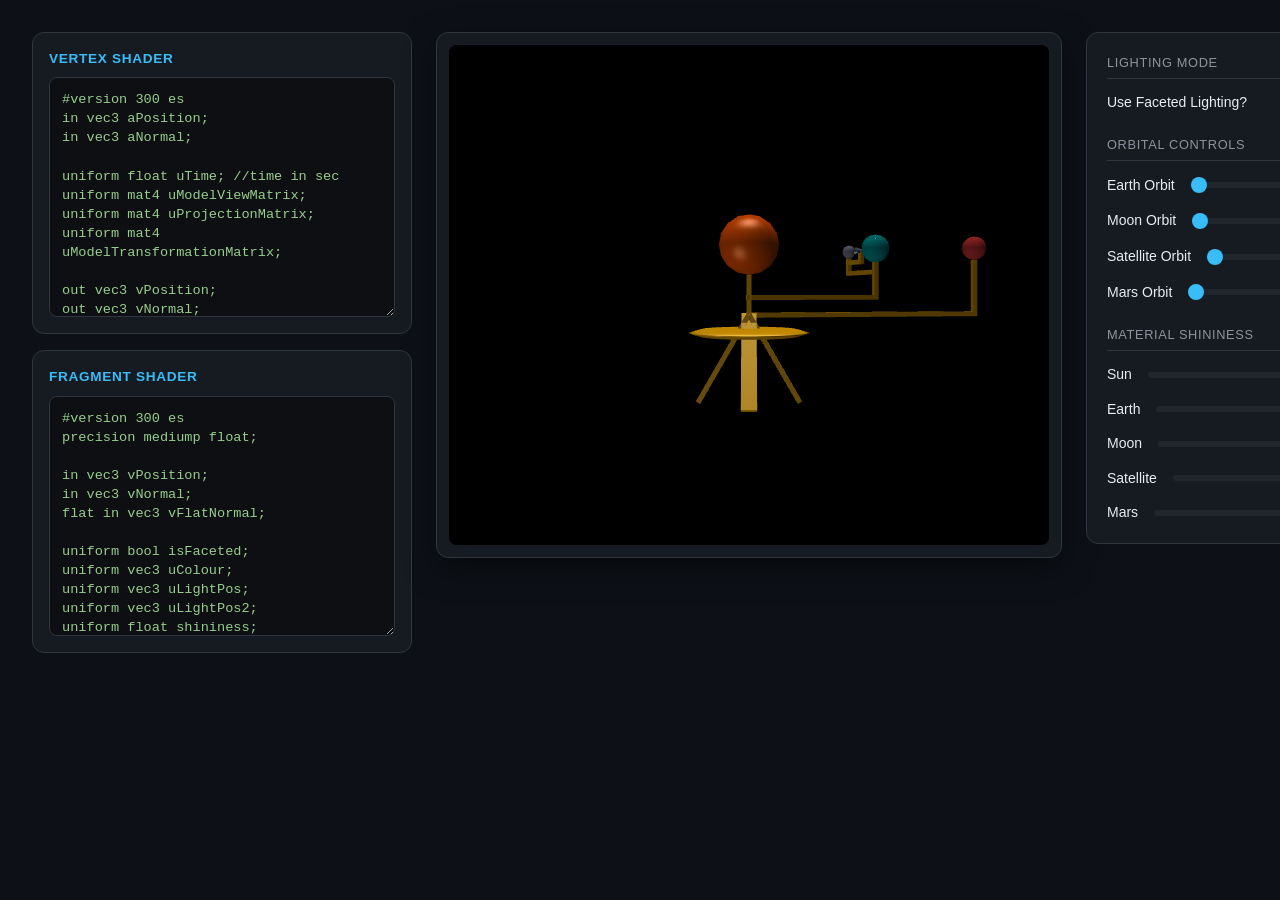
<file: graphics/hw5/hw5.html>
<!DOCTYPE html>
<html>

<head>
  <meta charset="utf-8">
  <title>CS512 HW5 - Orrery Model w/Lighting</title>
  <link rel="stylesheet" href="styles.css">
</head>

<div class="app-container">
  <!-- 1. Left Column: Shader Editors -->
  <div class="column-editors">
    <div class="editor-card">
      <b>Vertex Shader</b>
      <textarea id="vertEditor"></textarea>
    </div>
    <div class="editor-card">
      <b>Fragment Shader</b>
      <textarea id="fragEditor"></textarea>
    </div>
  </div>

  <!-- 2. Middle Column: Canvas Viewport -->
  <div class="column-viewer">
    <div class="canvas-card">
      <canvas id="glcanvas" width="600" height="500"></canvas>
    </div>
  </div>

  <!-- 3. Right Column: Controls Panel -->
  <div class="column-controls">
    <div class="options">
      <div class="options-group-title">Lighting Mode</div>
      <div class="control-row">
        <label for="isFaceted">Use Faceted Lighting?</label>
        <input type="checkbox" id="isFaceted" checked>
      </div>

      <div class="options-group-title">Orbital Controls</div>
      <div class="control-row">
        <label>Earth Orbit</label>
        <div class="slider-container">
          <input type="range" min="0" max="6.28" value="0" step="0.01" id="sunRotation">
        </div>
        <label><input type="checkbox" id="sunAnim" checked> Animate</label>
      </div>

      <div class="control-row">
        <label>Moon Orbit</label>
        <div class="slider-container">
          <input type="range" min="0" max="6.28" value="0" step="0.01" id="earthRotation">
        </div>
        <label><input type="checkbox" id="earthAnim" checked> Animate</label>
      </div>

      <div class="control-row">
        <label>Satellite Orbit</label>
        <div class="slider-container">
          <input type="range" min="0" max="6.28" value="0" step="0.01" id="moonRotation">
        </div>
        <label><input type="checkbox" id="moonAnim" checked> Animate</label>
      </div>

      <div class="control-row">
        <label>Mars Orbit</label>
        <div class="slider-container">
          <input type="range" min="0" max="6.28" value="0" step="0.01" id="marsRotation">
        </div>
        <label><input type="checkbox" id="marsAnim" checked> Animate</label>
      </div>

      <div class="options-group-title">Material Shininess</div>
      <div class="control-row">
        <label>Sun</label>
        <input type="range" min="0.1" max="1000" value="1000" step="0.01" id="sunShine">
      </div>
      <div class="control-row">
        <label>Earth</label>
        <input type="range" min="0.1" max="1000" value="1000" step="0.01" id="earthShine">
      </div>
      <div class="control-row">
        <label>Moon</label>
        <input type="range" min="0.1" max="1000" value="1000" step="0.01" id="moonShine">
      </div>
      <div class="control-row">
        <label>Satellite</label>
        <input type="range" min="0.1" max="1000" value="1000" step="0.01" id="satShine">
      </div>
      <div class="control-row">
        <label>Mars</label>
        <input type="range" min="0.1" max="1000" value="1000" step="0.01" id="marsShine">
      </div>
    </div>
  </div>
</div>

  <!-- Vertex shader -->
  <script id="vertex-shader" type="x-shader/x-vertex">#version 300 es
in vec3 aPosition;
in vec3 aNormal;

uniform float uTime; //time in sec
uniform mat4 uModelViewMatrix;
uniform mat4 uProjectionMatrix;
uniform mat4 uModelTransformationMatrix;

out vec3 vPosition;
out vec3 vNormal;
flat out vec3 vFlatNormal;

void main() {
  vec4 p = uModelViewMatrix * uModelTransformationMatrix * vec4(aPosition, 1.0);
  vPosition = p.xyz;
  vNormal = mat3(transpose(inverse(uModelViewMatrix * uModelTransformationMatrix))) * aNormal;
  vFlatNormal = vNormal;
  gl_Position = uProjectionMatrix * p;
}
</script>
  <!-- Fragment Shader -->
  <script id="fragment-shader" type="x-shader/x-fragment">#version 300 es
precision mediump float;

in vec3 vPosition;
in vec3 vNormal;
flat in vec3 vFlatNormal;

uniform bool isFaceted;
uniform vec3 uColour;
uniform vec3 uLightPos;
uniform vec3 uLightPos2;
uniform float shininess;

out vec4 fragColor;

void main() {
  vec3 Ka = 0.2 * uColour;
  vec3 Kd = 0.55 * uColour;
  vec3 Ks = vec3(0.35);
  vec3 Kd2 = 0.25 * uColour;
  vec3 Ks2 = vec3(0.15);

  vec3 N;
  if (isFaceted) {
    N = normalize(vFlatNormal);
  } else {
    N = normalize(vNormal);
  }
  vec3 L = normalize(uLightPos);
  vec3 V = normalize(-vPosition);
  vec3 R = reflect(-L, N);

  float diff = max(dot(N, L), 0.0);
  float spec = pow(max(dot(V, R), 0.0), shininess);

  vec3 L2 = normalize(uLightPos2);
  vec3 R2 = reflect(-L2, N);

  float diff2 = max(dot(N, L2), 0.0);
  float spec2 = pow(max(dot(V, R2), 0.0), shininess);
  
  vec3 diffuse = Kd * diff + Kd2 * diff2;
  vec3 specular = Ks * spec + Ks2 * spec2;

  fragColor = vec4(Ka + diffuse + specular, 1.0);
}

</script>

  <script src="primitives.js"></script>
  <script src="transformations.js"></script>

  <script>
    class Body {
      constructor(vs, is, ns) {
        this.vertices = vs;
        this.indices = is;
        this.normals = ns;
      }
    }

    class AttributeBody extends Body {
      constructor(vs, is, ns, size, position, colour, shininess) {
        super(vs, is, ns);
        this.position = position;
        this.colour = colour;
        this.size = size;
        this.rotate = mat4Identity();
        this.shininess = shininess;
      }
      get transform() {
        let scale = new Float32Array([this.size[0], 0, 0, 0, 0, this.size[1], 0, 0, 0, 0, this.size[2], 0, 0, 0, 0, 1]);
        let translate = mat4Translate(mat4Identity(), this.position);
        let mid = multiplyMat4(this.rotate,scale);
        return multiplyMat4(translate, mid);
      }
    }

    class ComplexObject {
      constructor() {
        this.bodies = [];
        this.modelSpaceTransform = mat4Identity();
      }
      push(obj) {
        this.bodies.push(obj);
      }
    }

    class HeirarchicalModelNode {
      constructor(complexObj, transform) {
        this.body = complexObj;
        this.transform = transform;
        this.children = [];
      }
    }

    function createShader(gl, type, source) {
      let shader = gl.createShader(type);
      gl.shaderSource(shader, source);
      gl.compileShader(shader);
      if (!gl.getShaderParameter(shader, gl.COMPILE_STATUS)) {
        throw new Error(gl.getShaderInfoLog(shader));
      }
      return shader;
    }

    function createProgram(gl, vsSource, fsSource) {
      let vs = createShader(gl, gl.VERTEX_SHADER, vsSource);
      let fs = createShader(gl, gl.FRAGMENT_SHADER, fsSource);
      let prog = gl.createProgram();
      gl.attachShader(prog, vs);
      gl.attachShader(prog, fs);
      gl.linkProgram(prog);
      if (!gl.getProgramParameter(prog, gl.LINK_STATUS)) {
        throw new Error(gl.getProgramInfoLog(prog));
      }
      return prog;
    }

    // WebGL setup
    const canvas = document.getElementById("glcanvas");
    const gl = canvas.getContext("webgl2");
    if (!gl) alert("WebGL2 not supported");

    let vertEditor = document.getElementById("vertEditor");
    let fragEditor = document.getElementById("fragEditor");
    vertEditor.value = document.getElementById("vertex-shader").textContent;
    fragEditor.value = document.getElementById("fragment-shader").textContent;

    let program, posLoc, normLoc, colourLoc, lightPosLoc, light2PosLoc, timeLoc, facetLoc, shininessLoc, uMVM, uPM, uMTM;
    let vbo, nbo, ibo;

    let anim = [true,true,true,true];
    let isFaceted = false;

    let heirarchicalObjects = [];

    let u = 16;
    let v = 8;

    let vs, ns, is, aBody;

    /*
    #################################
    #                               #
    #     Setting up the object     #
    #                               #
    #################################
    */


    // define some colours
    const gold = [1,0.7,0];
    const marsRed = [0.8,0.2,0.2];
    const sunRed = [1,0.333,0];
    const earthBlue = [0,0.6,0.6];
    const moonGrey = [0.5,0.5,0.6];
    const sateliteMetal = [0.3,0.3,0.33];
    const solarPanelBlue = [0,0.4,0.8];

    // generate vertices, normals, and indices for all shapes we will need
    let cube = createCube();
    let sphere = createUVSphere(u, v, 1);
    let cone = createCone(u, v, 1, 1);
    let torus = createTorus(u, v, 1, 2);

    // setup base object
    let cObj = new ComplexObject();
    
    // base torus
    vs = torus.vertices;
    ns = torus.normals;
    is = torus.indices;
    aBody = new AttributeBody(vs, is, ns, [0.8,0.1,0.8], [0,1,0], gold, 3.0);
    cObj.push(aBody);

    // base legs
    vs = cube.vertices;
    is = cube.indices;
    ns = cube.normals;

    // leg 1
    aBody = new AttributeBody(vs, is, ns, [0.3,0.1,2], [0,0,-1], gold, 3.0);
    aBody.rotate = mat4RotateX(mat4Identity(), -Math.PI/3);
    cObj.push(aBody);

    // leg 2
    aBody = new AttributeBody(vs, is, ns, [0.3,0.1,2], [0,0,1], gold, 3.0);
    aBody.rotate = mat4RotateX(mat4Identity(), Math.PI/3);
    cObj.push(aBody);

    // leg 3
    aBody = new AttributeBody(vs, is, ns, [0.3,0.1,2], [1,0,0], gold, 3.0);
    aBody.rotate = mat4RotateX(mat4RotateY(mat4Identity(), Math.PI/2), Math.PI/3);
    cObj.push(aBody);

    // leg 4
    aBody = new AttributeBody(vs, is, ns, [0.3,0.1,2], [-1,0,0], gold, 3.0);
    aBody.rotate = mat4RotateX(mat4RotateY(mat4Identity(), 3*Math.PI/2), Math.PI/3);
    cObj.push(aBody);

    // setup base plate node (this will be the root of our tree)
    cObj.globalSpaceTransform = mat4Translate(mat4Identity(), [0,-2.5,0]);
    let baseNode = new HeirarchicalModelNode(cObj, mat4Identity());

    // setup sun object
    cObj = new ComplexObject(); // sun object container

    // sun sphere
    vs = sphere.vertices;
    ns = sphere.normals;
    is = sphere.indices;
    sunABody = new AttributeBody(vs, is, ns, [1.2,1.2,1.2], [0,0,0], sunRed, 10.0);
    cObj.push(sunABody);

    // sun stick
    vs = cube.vertices;
    ns = cube.normals;
    is = cube.indices;
    aBody = new AttributeBody(vs, is, ns, [0.1,0.8,0.1], [0,-2,0], gold, 3.0);
    cObj.push(aBody);

    // setup sun node
    let sunNode = new HeirarchicalModelNode(cObj, mat4Identity());
    cObj.globalSpaceTransform = mat4Translate(mat4Identity(), [0,4.5,0]);
    baseNode.children.push(sunNode);

    // setup sun to earth stick object
    cObj = new ComplexObject();

    // sun to earth stick
    aBody = new AttributeBody(vs, is, ns, [3,0.1,0.1], [2.9,-2.1,0], gold, 3.0);
    cObj.push(aBody);

    // setup sun-earth stick node
    cObj.globalSpaceTransform = mat4Translate(mat4Identity(), [0,0,0]);
    let sun2earthNode = new HeirarchicalModelNode(cObj, mat4Identity());
    sunNode.children.push(sun2earthNode);

    // setup earth object
    cObj = new ComplexObject();
  
    // // earth sphere
    vs = sphere.vertices;
    ns = sphere.normals;
    is = sphere.indices;
    earthABody = new AttributeBody(vs, is, ns, [0.6,0.6,0.6], [0,0,0], earthBlue, 1000.0);
    cObj.push(earthABody);

    // earth stick
    vs = cube.vertices;
    ns = cube.normals;
    is = cube.indices;
    aBody = new AttributeBody(vs, is, ns, [0.1,0.8,0.1], [0,-1.3,0], gold, 3.0);
    cObj.push(aBody);

    // setup earth node
    cObj.globalSpaceTransform = mat4Translate(mat4Identity(), [5.8,0,0]);
    let earthNode = new HeirarchicalModelNode(cObj, mat4Identity());
    sun2earthNode.children.push(earthNode);

    // setup earth to moon stick object
    cObj = new ComplexObject();

    // earth to moon stick
    aBody = new AttributeBody(vs, is, ns, [1.2,0.1,0.1], [-1.2,-1,0], gold, 3.0);
    cObj.push(aBody);

    // setup earth-moon stick node
    cObj.globalSpaceTransform = mat4Translate(mat4Identity(), [5.8,0,0]);
    let earth2moonNode = new HeirarchicalModelNode(cObj, mat4Identity());
    sun2earthNode.children.push(earth2moonNode);

    // setup moon object
    cObj = new ComplexObject();

    // moon sphere
    vs = sphere.vertices;
    ns = sphere.normals;
    is = sphere.indices;
    moonABody = new AttributeBody(vs, is, ns, [0.3,0.3,0.3], [0,0,0], moonGrey, 1000.0);
    cObj.push(moonABody);

    // moon stick
    vs = cube.vertices;
    ns = cube.normals;
    is = cube.indices;
    aBody = new AttributeBody(vs, is, ns, [0.1,0.4,0.1], [0,-0.7,0], gold, 3.0);
    cObj.push(aBody);

    // setup moon node
    cObj.globalSpaceTransform = mat4Translate(mat4Identity(), [-2.3,0,0]);
    let moonNode = new HeirarchicalModelNode(cObj, mat4Identity());
    earth2moonNode.children.push(moonNode);

    // setup earth to moon stick object
    cObj = new ComplexObject();

    // moon to satelite stick
    aBody = new AttributeBody(vs, is, ns, [0.5,0.1,0.1], [0.4,-0.5,0], gold, 3.0);
    cObj.push(aBody);

    // setup moon-satelite stick node
    cObj.globalSpaceTransform = mat4Translate(mat4Identity(), [-2.3,0,0]);
    let moon2sateliteNode = new HeirarchicalModelNode(cObj, mat4Identity());
    earth2moonNode.children.push(moon2sateliteNode);

    // setup satelite object
    cObj = new ComplexObject();

    // satelite cone body
    vs = cone.vertices;
    ns = cone.normals;
    is = cone.indices;
    satABody = new AttributeBody(vs, is, ns, [0.15,0.15,-0.6], [0,0,0.3], sateliteMetal, 1.0);
    cObj.push(satABody);

    // satelite rectangle solar panels
    vs = cube.vertices;
    ns = cube.normals;
    is = cube.indices;
    satABody2 = new AttributeBody(vs, is, ns, [0.3,0.02,0.1], [0,0,0.1], solarPanelBlue, 1.0);
    cObj.push(satABody2);

    // satelite stick
    aBody = new AttributeBody(vs, is, ns, [0.1,0.3,0.1], [0,-0.3,0], gold, 3.0);
    cObj.push(aBody);

    // setup satelite node
    let sateliteNode = new HeirarchicalModelNode(cObj, mat4Identity());
    moon2sateliteNode.children.push(sateliteNode);
    cObj.globalSpaceTransform = mat4Translate(mat4Identity(), [0.9,0,0]);

    // setup sun to earth stick object
    cObj = new ComplexObject();

    // sun to mars stick
    aBody = new AttributeBody(vs, is, ns, [5,0.1,0.1], [4.9,-2.8,0], gold, 3.0);
    cObj.push(aBody);

    // setup sun-mars stick node
    cObj.globalSpaceTransform = mat4Translate(mat4Identity(), [0,0,0]);
    let sun2marsNode = new HeirarchicalModelNode(cObj, mat4Identity());
    sunNode.children.push(sun2marsNode);

    // setup mars object
    cObj = new ComplexObject();
  
    // mars sphere
    vs = sphere.vertices;
    ns = sphere.normals;
    is = sphere.indices;
    marsABody = new AttributeBody(vs, is, ns, [0.5,0.5,0.5], [0,0,0], marsRed, 1000.0);
    cObj.push(marsABody);

    // mars stick
    vs = cube.vertices;
    ns = cube.normals;
    is = cube.indices;
    aBody = new AttributeBody(vs, is, ns, [0.1,1.1,0.1], [0,-1.6,0], gold, 3.0);
    cObj.push(aBody);

    // setup mars node
    cObj.globalSpaceTransform = mat4Translate(mat4Identity(), [9.8,0,0]);
    let marsNode = new HeirarchicalModelNode(cObj, mat4Identity());
    sun2marsNode.children.push(marsNode);

    heirarchicalObjects.push(baseNode);

    /*
    ##################################
    #                                #
    #           Functions            #
    #                                #
    ##################################
    */

    function DFSTransformGen(tree, transform) { 
      let modelTransformPairs = [];
      let gst = tree.body.globalSpaceTransform; // global space transform
      let brt = tree.transform // body rotation transform
      let localTransform = multiplyMat4(gst, brt);
      transform = multiplyMat4(transform, localTransform);
      tree.children.forEach(child => {
        let subArr = DFSTransformGen( child, transform);
        modelTransformPairs = modelTransformPairs.concat(subArr);
      });

      modelTransformPairs.push(([tree.body, transform]));
      return modelTransformPairs;
    }

    function initBuffers(vs, is, ns) {
      vbo = gl.createBuffer();
      gl.bindBuffer(gl.ARRAY_BUFFER, vbo);
      gl.bufferData(gl.ARRAY_BUFFER, vs, gl.STATIC_DRAW);

      nbo = gl.createBuffer();
      gl.bindBuffer(gl.ARRAY_BUFFER, nbo);
      gl.bufferData(gl.ARRAY_BUFFER, ns, gl.STATIC_DRAW);
      gl.vertexAttribPointer(normLoc, 3, gl.FLOAT, false, 0, 0);
      gl.enableVertexAttribArray(normLoc);

      ibo = gl.createBuffer();
      gl.bindBuffer(gl.ELEMENT_ARRAY_BUFFER, ibo); gl.bufferData(gl.ELEMENT_ARRAY_BUFFER, is, gl.STATIC_DRAW);
    }

    function initShaderProgram() {
      try {
        program = createProgram(gl, vertEditor.value, fragEditor.value);
        gl.useProgram(program);
        posLoc = gl.getAttribLocation(program, "aPosition");
        normLoc = gl.getAttribLocation(program, "aNormal");
        colourLoc = gl.getUniformLocation(program, "uColour");
        lightPosLoc = gl.getUniformLocation(program, "uLightPos");
        light2PosLoc = gl.getUniformLocation(program, "uLightPos2");
        shininessLoc = gl.getUniformLocation(program, "shininess");
        timeLoc = gl.getUniformLocation(program, "uTime");
        facetLoc = gl.getUniformLocation(program, "isFaceted");
        uMVM = gl.getUniformLocation(program, "uModelViewMatrix");
        uPM = gl.getUniformLocation(program, "uProjectionMatrix");
        uMTM = gl.getUniformLocation(program, "uModelTransformationMatrix");
      } catch (e) { console.error(e); }
    }
    initShaderProgram();
    vertEditor.onkeyup = initShaderProgram;
    fragEditor.onkeyup = initShaderProgram;

    // Mouse and keyboard interactions
    let mouseDown = false, lastX, lastY, cubeRotX = 0, cubeRotY = 0;
    let camX = 0, camY = 0, camZ = -24;

    let startTime = Date.now();

    canvas.addEventListener('mousedown', e => { mouseDown = true; lastX = e.clientX; lastY = e.clientY; });
    canvas.addEventListener('mouseup', () => mouseDown = false);
    canvas.addEventListener('mousemove', e => {
      if (!mouseDown) return;
      let dx = e.clientX - lastX;
      let dy = e.clientY - lastY;
      cubeRotY += dx * 0.01;
      cubeRotX += dy * 0.01;
      lastX = e.clientX; lastY = e.clientY;
    });

    document.addEventListener('keydown', e => {
      const step = 0.2;
      switch (e.key) {
        case 'ArrowUp': camY -= step; break;
        case 'ArrowDown': camY += step; break;
        case 'ArrowLeft': camX += step; break;
        case 'ArrowRight': camX -= step; break;
        case 'w': camZ += step; break;
        case 's': camZ -= step; break;
      }
    });

    // Buttons and Sliders and Such Setup
    const sunSlider = document.getElementById('sunRotation');
    const earthSlider = document.getElementById('earthRotation');
    const moonSlider = document.getElementById('moonRotation');
    const marsSlider = document.getElementById('marsRotation');

    const sunAnim = document.getElementById('sunAnim');
    const earthAnim = document.getElementById('earthAnim');
    const moonAnim = document.getElementById('moonAnim');
    const marsAnim = document.getElementById('marsAnim');

    const facetedButton = document.getElementById('isFaceted');

    const sunShineSlider = document.getElementById('sunShine');
    const earthShineSlider = document.getElementById('earthShine');
    const moonShineSlider = document.getElementById('moonShine');
    const marsShineSlider = document.getElementById('marsShine');
    const sateliteShineSlider = document.getElementById('satShine');

    // add slider functionality
    sunSlider.addEventListener("change", function() {
      let sunRotation = Number(sunSlider.value);

      sun2earthNode.transform = mat4RotateY(mat4Identity(), sunRotation);
    });

    earthSlider.addEventListener("change", function() {
      let earthRotation = Number(earthSlider.value);

      earth2moonNode.transform = mat4RotateY(mat4Identity(), earthRotation);
    });

    moonSlider.addEventListener("change", function() {
      let moonRotation = Number(moonSlider.value);

      moon2sateliteNode.transform = mat4RotateY(mat4Identity(), moonRotation);
    });

    marsSlider.addEventListener("change", function() {
      let marsRotation = Number(marsSlider.value);

      sun2marsNode.transform = mat4RotateY(mat4Identity(), marsRotation);
    });

    sunAnim.addEventListener("change", function() {
      anim[0] = sunAnim.checked;
      if (!anim[0]) {
        let sunRotation = Number(sunSlider.value);
        sun2earthNode.transform = mat4RotateY(mat4Identity(), sunRotation);
      }
    });

    earthAnim.addEventListener("change", function() {
      anim[1] = earthAnim.checked;
      if (!anim[1]) {
        let earthRotation = Number(earthSlider.value);
        earth2moonNode.transform = mat4RotateY(mat4Identity(), earthRotation);
      }
    });

    moonAnim.addEventListener("change", function() {
      anim[2] = moonAnim.checked;
      if (!anim[2]) {
        let moonRotation = Number(moonSlider.value);
        moon2sateliteNode.transform = mat4RotateY(mat4Identity(), moonRotation);
      }
    });

    marsAnim.addEventListener("change", function() {
      anim[3] = marsAnim.checked;
      if (!anim[3]) {
        let marsRotation = Number(marsSlider.value);
        sun2marsNode.transform = mat4RotateY(mat4Identity(), marsRotation);
      }
    });

    facetedButton.addEventListener("change", function() {
      isFaceted = facetedButton.checked;
    });

    sunShineSlider.addEventListener("change", function() {
      let sunShine = Number(sunShineSlider.value);

      sunABody.shininess = sunShine;
    });

    earthShineSlider.addEventListener("change", function() {
      let earthShine = Number(earthShineSlider.value);

      earthABody.shininess = earthShine;
    });

    moonShineSlider.addEventListener("change", function() {
      let moonShine = Number(moonShineSlider.value);

      moonABody.shininess = moonShine;
    });

    marsShineSlider.addEventListener("change", function() {
      let marsShine = Number(marsShineSlider.value);

      marsABody.shininess = marsShine;
    });

    sateliteShineSlider.addEventListener("change", function() {
      let sateliteShine = Number(sateliteShineSlider.value);

      satABody.shininess = sateliteShine;
      satABody2.shininess = sateliteShine;
    });

    // Projection setup
    let fov = Math.PI / 4, aspect = canvas.width / canvas.height, zNear = 0.1, zFar = 100;

    let orthoSize = 2.5;

    // Perspective and Orthographic projection
    let projPerspective = perspective(fov, aspect, zNear, zFar);

    let proj = projPerspective;

    function subRender(rotation, deltaTime, vs, is, ns, transform, colour, shininess) {
      // init model transformation matrix as identity matrix
      let modelTransformationMatrix = transform;

      // object rotation based on camera
      modelTransformationMatrix = multiplyMat4(rotation, modelTransformationMatrix);

      gl.uniformMatrix4fv(uMTM, false, modelTransformationMatrix);

      // light movements
      let lightModelPos = [0, 0.1, 0]; 
      let lightRotated = transformPoint(rotation, lightModelPos);
      gl.uniform3fv(lightPosLoc, lightRotated);

      let light2ModelPos = [-1, -1, 1]; 
      let light2Rotated = transformPoint(rotation, light2ModelPos);
      gl.uniform3fv(light2PosLoc, light2Rotated);

      gl.uniform1f(shininessLoc, shininess);

      initBuffers(vs, is, ns);

      // bind vertices
      gl.bindBuffer(gl.ARRAY_BUFFER, vbo);
      gl.enableVertexAttribArray(posLoc);
      gl.vertexAttribPointer(posLoc, 3, gl.FLOAT, false, 0, 0);

      // bind normals
      gl.bindBuffer(gl.ARRAY_BUFFER, nbo);
      gl.enableVertexAttribArray(normLoc);
      gl.vertexAttribPointer(normLoc, 3, gl.FLOAT, false, 0, 0);

      gl.uniform3fv(colourLoc, colour);

      // draw the object by the index order
      gl.drawElements(gl.TRIANGLES, is.length, gl.UNSIGNED_SHORT, 0);
    }

    function renderScene() {
      gl.enable(gl.DEPTH_TEST);
      gl.clearColor(0, 0, 0, 1);
      gl.clear(gl.COLOR_BUFFER_BIT | gl.DEPTH_BUFFER_BIT);

      // rotation matrices
      let cx = Math.cos(cubeRotY), sx = Math.sin(cubeRotY);
      let cy = Math.cos(cubeRotX), sy = Math.sin(cubeRotX);
      let rotX = [1, 0, 0, 0, 0, cy, sy, 0, 0, -sy, cy, 0, 0, 0, 0, 1];
      let rotY = [cx, 0, -sx, 0, 0, 1, 0, 0, sx, 0, cx, 0, 0, 0, 0, 1];
      let rotation = multiplyMat4(rotY, rotX);

      // init model-view matrix as identity matrix
      let modelViewMatrix = mat4Identity();

      // delta time in ms
      let deltaTime = Date.now() - startTime;

      // camera translation
      modelViewMatrix = mat4Translate(modelViewMatrix, [camX, camY, camZ]);
      
      //set time in seconds
      gl.uniform1f(timeLoc, deltaTime/1000.0);
      gl.uniform1i(facetLoc, isFaceted);
      gl.uniformMatrix4fv(uPM, false, proj);
      gl.uniformMatrix4fv(uMVM, false, modelViewMatrix);

      

      for (var i = 0; i < heirarchicalObjects.length; i++) {
        let hObj = heirarchicalObjects[i];
        renderHeirarchicalObject(hObj, deltaTime, rotation);
      }
    }

    function renderHeirarchicalObject(hObj, deltaTime, camRotation) {
      let modelTransformPairs = DFSTransformGen(hObj, mat4Identity());
      for (var i = 0; i < modelTransformPairs.length; i++) {
        let cObj = modelTransformPairs[i][0];
        let transform = modelTransformPairs[i][1];
        renderComplexObject(cObj, deltaTime, camRotation, transform);
      }
    }

    function renderComplexObject(cObj, deltaTime, camRotation, transform) {
      for (var i = 0; i < cObj.bodies.length; i++) {
        let aBody = cObj.bodies[i];
        renderAttributeBody(aBody, deltaTime, camRotation, transform);
      }
    }

    function renderAttributeBody(aBody, deltaTime, camRotation, transform) {
      let vs = aBody.vertices;
      let is = aBody.indices;
      let ns = aBody.normals;
      let c = aBody.colour;
      let shininess = aBody.shininess;

      transform = multiplyMat4(transform, aBody.transform);

      subRender(camRotation, deltaTime, vs, is, ns, transform, c, shininess);
    }

    function updateAnim() {
      let deltaTime = Date.now() - startTime;
      if (anim[0]) {
        sun2earthNode.transform = mat4RotateY(mat4Identity(), deltaTime/10/365);
      }
      if (anim[1]) {
        earth2moonNode.transform = mat4RotateY(mat4Identity(), deltaTime/10/27.3);
      }
      if (anim[2]) {
        moon2sateliteNode.transform = mat4RotateY(mat4Identity(), deltaTime/200);
      }
      if (anim[3]) {
        sun2marsNode.transform = mat4RotateY(mat4Identity(), deltaTime/10/687);
      }
    }

    // Initialize when page loads
    window.onload = function () {
      setInterval(updateAnim, 10);
      setInterval(renderScene, 10);
    }

  </script>
</body>

</html>
</file>
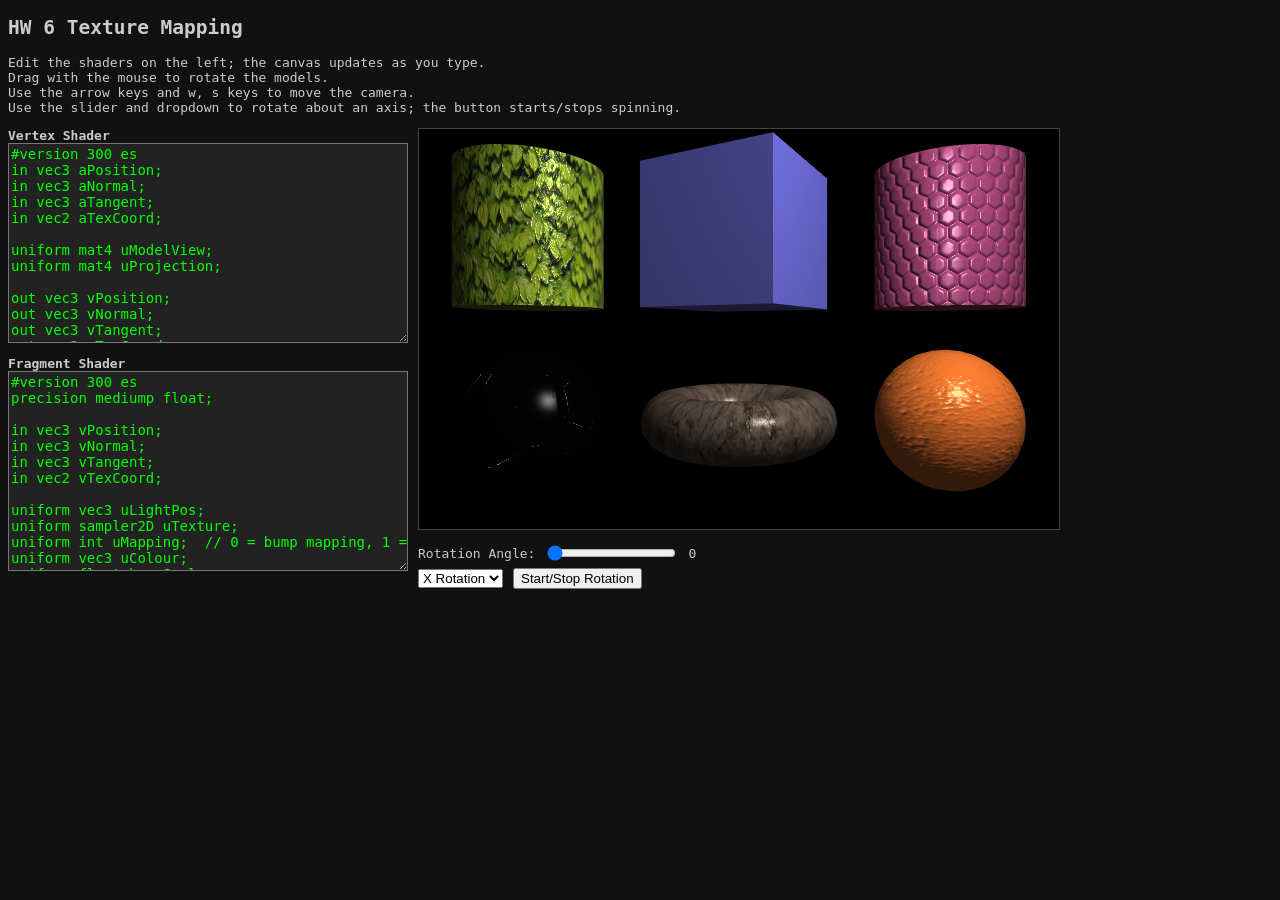
<file: graphics/hw6/hw6.html>
<!DOCTYPE html>
<html>

<head>
  <meta charset="utf-8">
  <title>Texture Mapping</title>
  <style>
    body { background: #111; color: #ccc; font-family: monospace; }
    canvas { border: 1px solid #444; }
    .layout { display: flex; gap: 10px; align-items: flex-start; }
    .editors { display: flex; flex-direction: column; gap: 10px; }
    textarea {
      background: #222;
      color: #0f0;
      font: 14px monospace;
      width: 400px;
      height: 200px;
      box-sizing: border-box;
      white-space: pre;
    }
    #shaderError { color: #f66; white-space: pre-wrap; width: 400px; margin: 0; }
    .controls { margin-top: 10px; display: flex; flex-direction: column; gap: 5px; }
    .control-row { display: flex; align-items: center; gap: 10px; }
  </style>
</head>

<body>
  <h2>HW 6 Texture Mapping</h2>

  <p>Edit the shaders on the left; the canvas updates as you type.<br>
    Drag with the mouse to rotate the models.<br>
    Use the arrow keys and w, s keys to move the camera.<br>
    Use the slider and dropdown to rotate about an axis; the button starts/stops spinning.</p>

  <div class="layout">
    <div class="editors">
      <div>
        <b>Vertex Shader</b><br>
        <textarea id="vertEditor" spellcheck="false"></textarea>
      </div>
      <div>
        <b>Fragment Shader</b><br>
        <textarea id="fragEditor" spellcheck="false"></textarea>
      </div>
      <pre id="shaderError"></pre>
    </div>

    <div>
      <canvas id="glcanvas" width="640" height="400"></canvas>

      <div class="controls">
        <div class="control-row">
          <label for="slider">Rotation Angle:</label>
          <input type="range" id="slider" min="0" max="360" value="0">
          <span id="sliderValue">0</span>
        </div>
        <div class="control-row">
          <select id="axisSelect">
            <option value="x">X Rotation</option>
            <option value="y">Y Rotation</option>
            <option value="z">Z Rotation</option>
          </select>
          <button id="spinButton">Start/Stop Rotation</button>
        </div>
      </div>
    </div>
  </div>

  <script src="transforms.js"></script>
  <script src="models.js"></script>
  <script src="main.js"></script>
</body>

</html>
</file>
<file: graphics/hw5/styles.css>
:root {
  --bg-dark: #0d1117;
  --card-bg: #161b22;
  --card-border: #30363d;
  --text-main: #e6edf3;
  --text-muted: #8b949e;
  --accent-cyan: #38bdf8;
  --accent-cyan-hover: #7dd3fc;
  --editor-bg: #0d0f13;
  --code-green: #98ce8d;
  --radius-md: 8px;
  --radius-lg: 12px;
}

*, *::before, *::after {
  box-sizing: border-box;
  margin: 0;
  padding: 0;
}

body {
  background-color: var(--bg-dark);
  color: var(--text-main);
  font-family: -apple-system, BlinkMacSystemFont, "Segoe UI", Roboto, Oxygen, Ubuntu, Cantarell, sans-serif;
  line-height: 1.5;
  padding: 2rem;
  min-height: 100vh;
}

h2 {
  font-size: 1.75rem;
  font-weight: 600;
  color: #ffffff;
  margin-bottom: 0.5rem;
  letter-spacing: -0.025em;
}

p.instructions {
  color: var(--text-muted);
  font-size: 0.9rem;
  margin-bottom: 1.5rem;
  line-height: 1.6;
}

.app-container {
  display: flex;
  gap: 1.5rem;
  align-items: flex-start;
  max-width: 1700px; 
}

.column-editors {
  display: flex;
  flex-direction: column;
  gap: 1rem;
  width: 380px;
  flex-shrink: 0;
}

.column-viewer {
  display: flex;
  flex-direction: column;
  gap: 1.25rem;
  flex-shrink: 0;
}

.column-controls {
  display: flex;
  flex-direction: column;
  flex: 1;
  min-width: 320px;
}

.editor-card {
  background: var(--card-bg);
  border: 1px solid var(--card-border);
  border-radius: var(--radius-lg);
  padding: 1rem;
  display: flex;
  flex-direction: column;
  gap: 0.5rem;
}

.editor-card b {
  font-size: 0.85rem;
  text-transform: uppercase;
  letter-spacing: 0.05em;
  color: var(--accent-cyan);
}

textarea {
  background: var(--editor-bg);
  color: var(--code-green);
  font-family: 'JetBrains Mono', 'Fira Code', 'Consolas', monospace;
  font-size: 0.85rem;
  line-height: 1.4;
  width: 100%;
  height: 240px;
  border: 1px solid var(--card-border);
  border-radius: var(--radius-md);
  padding: 0.75rem;
  resize: vertical;
  outline: none;
  transition: border-color 0.2s ease;
}

textarea:focus {
  border-color: var(--accent-cyan);
}

.canvas-card {
  background: var(--card-bg);
  border: 1px solid var(--card-border);
  border-radius: var(--radius-lg);
  padding: 0.75rem;
  display: inline-block;
  box-shadow: 0 10px 30px rgba(0, 0, 0, 0.5);
}

canvas {
  display: block;
  border-radius: var(--radius-md);
  background: #000;
}

.options {
  background: var(--card-bg);
  border: 1px solid var(--card-border);
  border-radius: var(--radius-lg);
  padding: 1.25rem;
  display: flex;
  flex-direction: column;
  gap: 0.85rem;
  width: 100%;
}

.options-group-title {
  font-size: 0.8rem;
  text-transform: uppercase;
  letter-spacing: 0.05em;
  color: var(--text-muted);
  border-bottom: 1px solid var(--card-border);
  padding-bottom: 0.35rem;
  margin-top: 0.5rem;
}

.options-group-title:first-child {
  margin-top: 0;
}

.control-row {
  display: flex;
  align-items: center;
  justify-content: space-between;
  gap: 1rem;
  font-size: 0.875rem;
}

.control-row label {
  color: var(--text-main);
  white-space: nowrap;
}

.slider-container {
  display: flex;
  align-items: center;
  gap: 0.75rem;
  flex: 1;
}

input[type="range"] {
  -webkit-appearance: none;
  appearance: none;
  width: 100%;
  height: 6px;
  background: #21262d;
  border-radius: 3px;
  outline: none;
}

input[type="range"]::-webkit-slider-thumb {
  -webkit-appearance: none;
  appearance: none;
  width: 16px;
  height: 16px;
  border-radius: 50%;
  background: var(--accent-cyan);
  cursor: pointer;
  transition: transform 0.15s ease, background-color 0.15s ease;
}

input[type="range"]::-webkit-slider-thumb:hover {
  transform: scale(1.15);
  background: var(--accent-cyan-hover);
}

input[type="checkbox"] {
  accent-color: var(--accent-cyan);
  width: 16px;
  height: 16px;
  cursor: pointer;
}
</file>
